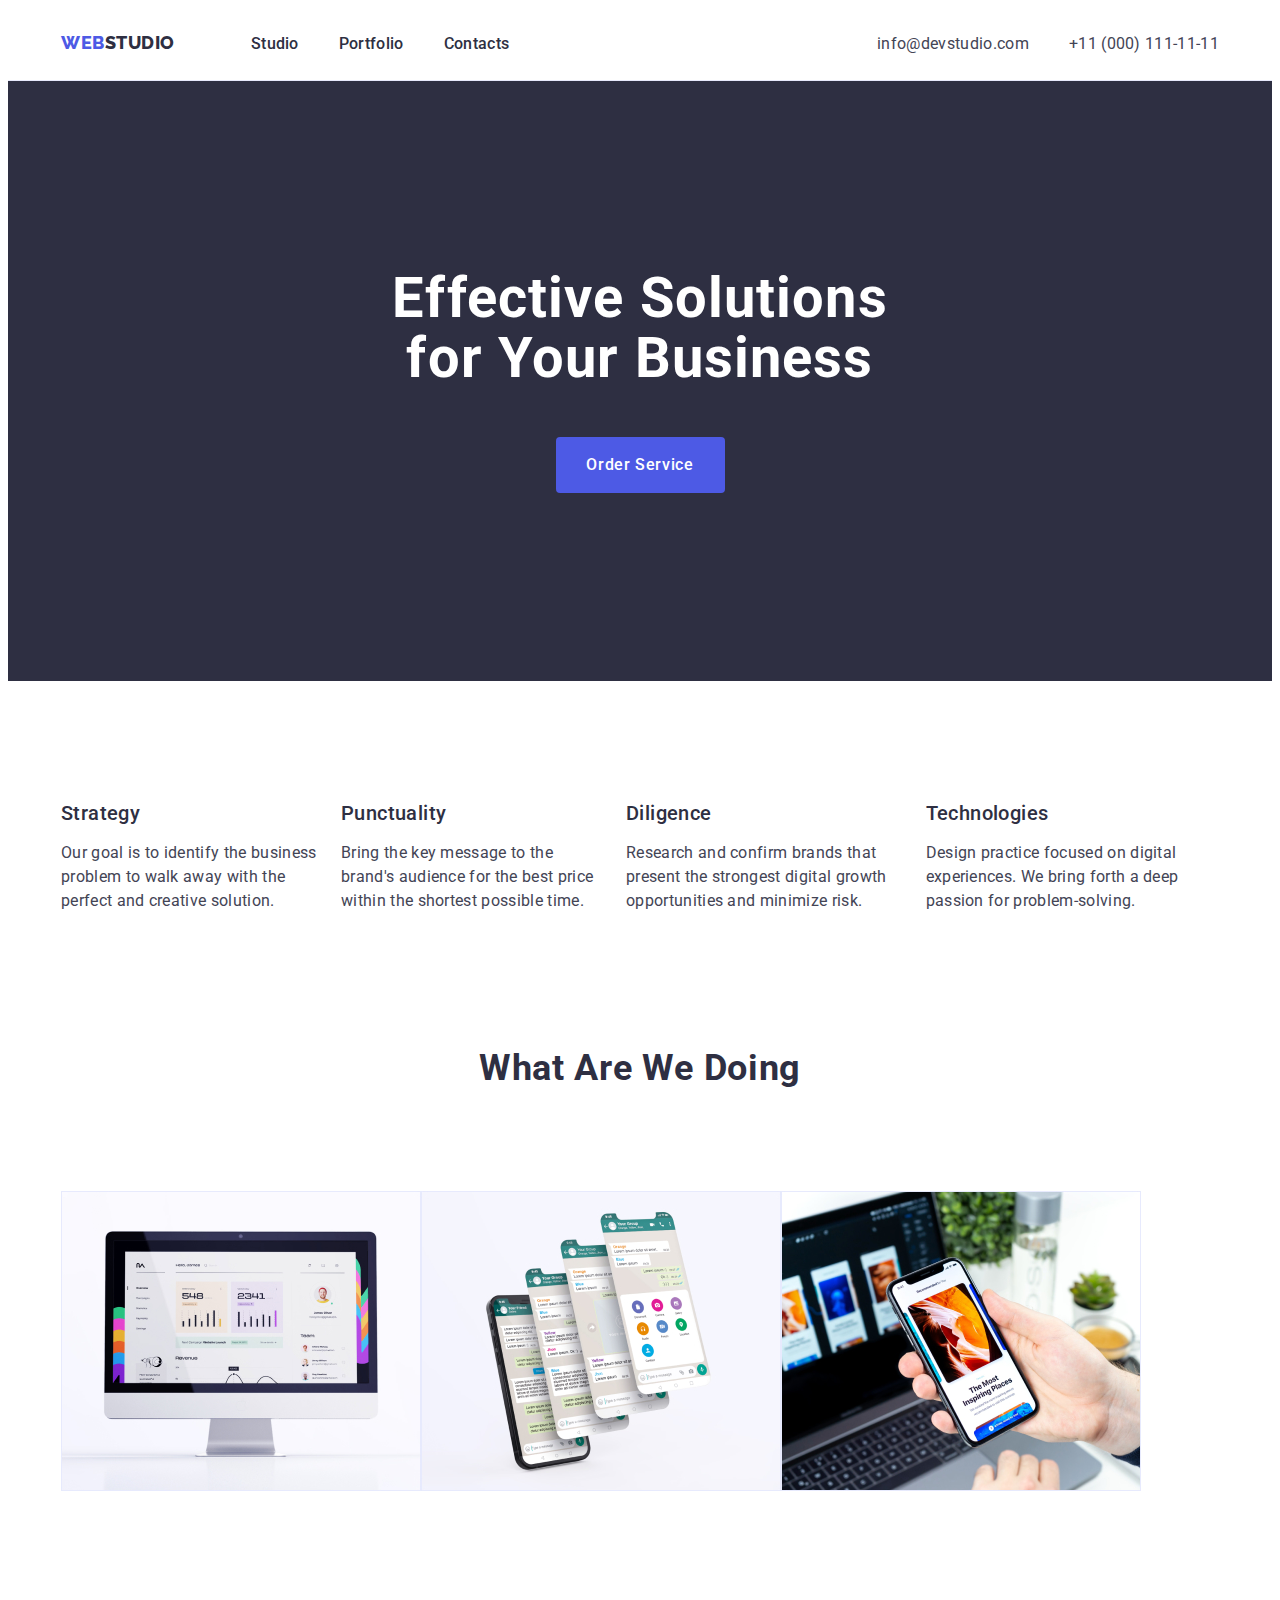
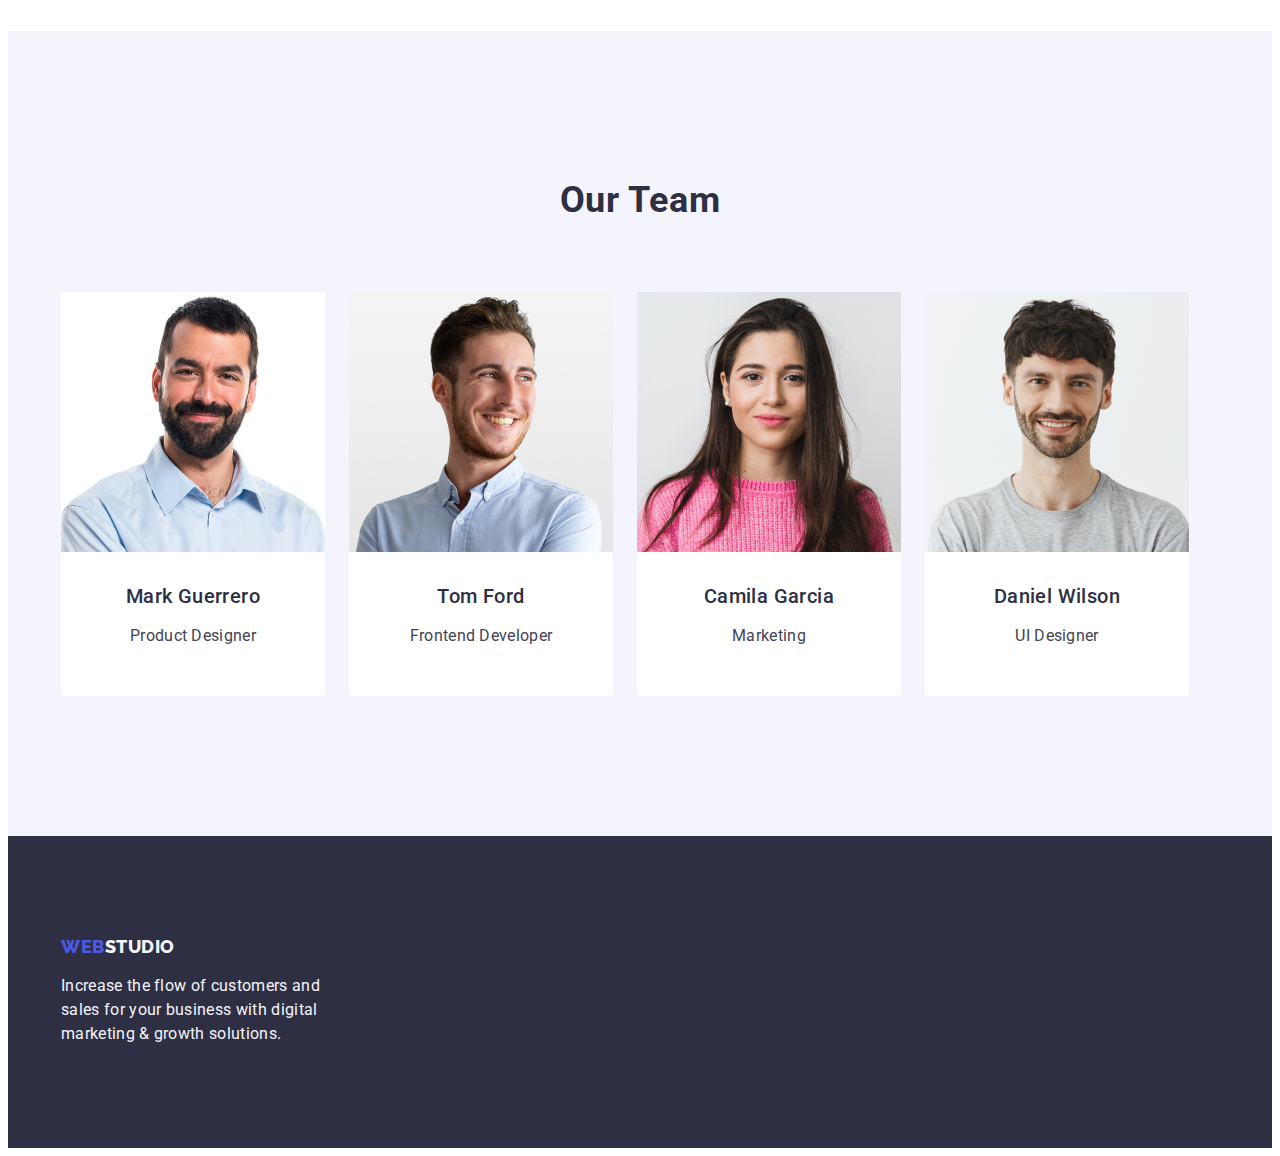
<file: index.html>
<!DOCTYPE html>
<html lang="en">

<head>
  <meta charset="UTF-8">

  <link rel="preconnect" href="https://fonts.googleapis.com">
  <link rel="preconnect" href="https://fonts.gstatic.com" crossorigin>
  <link href="https://fonts.googleapis.com/css2?family=Raleway:wght@700&family=Roboto:wght@400;500;700;900&display=swap"
    rel="stylesheet">
  <title lang="en">Home Work</title>
  <!-- Normalize -->
  <link rel="stylesheet" href="https://cdnjs.cloudflare.com/ajax/libs/modern-normalize/1.1.0/modern-normalize.min.css"
    integrity="sha512-wpPYUAdjBVSE4KJnH1VR1HeZfpl1ub8YT/NKx4PuQ5NmX2tKuGu6U/JRp5y+Y8XG2tV+wKQpNHVUX03MfMFn9Q=="
    crossorigin="anonymous" referrerpolicy="no-referrer" />
  <!-- Custom styles -->
  <link rel="stylesheet" href="./css/styles.css" />


</head>
<body>
  <!-- header -->
  <header class="header">
    <div class="conteiner header-conteiner">
    <nav class="navigation">
      <a href="./index.html" class="header-logo link"
        >Web<span class="header-studio">Studio</span></a
      >
      <ul class="header-list list">
        <li class="header-item">
          <a href="./index.html" class="header-link link">Studio</a>
        </li>
        <li class="header-item">
          <a href="./portfolio.html" class="header-link link">Portfolio</a>
        </li>
        <li class="header-item"><a href="" class="header-link link">Contacts</a></li>
      </ul>
    </nav>
    <address class="address">
      <ul class="address-list list">
        <li class="address-links text">
          <a href="mailto:info@devstudio.com" class="address-item link"
            >info@devstudio.com</a
          >
        </li>
        <li class="address-links text">
          <a href="tel:+110001111111" class="address-item link"
            >+11 (000) 111-11-11</a
          >
        </li>
      </ul>
    </address>
  </div>
  </header>
  <!-- main -->
  <main class="main">
    <!-- hero -->
    <section class="hero">
      
      <div class="conteiner">
      <h1 class="hero-title">Effective Solutions for Your Business</h1>
      <button type="button" class="hero-button button">Order Service</button>
    </div>
    </section>
    <!-- description -->
    <section class="description">
      <div class="conteiner">
      <h2 hidden class="description-title">Functional</h2>
      <ul class="description-list list">
        <li class="description-item">
          <h3 class="example-title">Strategy</h3>
          <p class="text">
            Our goal is to identify the business problem to walk away with the
            perfect and creative solution.
          </p>
        </li>
        <li class="description-item">
          <h3 class="example-title">Punctuality</h3>
          <p class="text">
            Bring the key message to the brand's audience for the best price
            within the shortest possible time.
          </p>
        </li>
        <li class="description-item">
          <h3 class="example-title">Diligence</h3>
          <p class="text">
            Research and confirm brands that present the strongest digital
            growth opportunities and minimize risk.
          </p>
        </li>
        <li class="description-item">
          <h3 class="example-title">Technologies</h3>
          <p class="text">
            Design practice focused on digital experiences. We bring forth a
            deep passion for problem-solving.
          </p>
        </li>
      </ul>
    </div>
    </section>
    <!-- what-are-we-doing -->
    <section class="works">
      <div class="conteiner">
      <h2 class="title-work">What are we doing</h2>
      <ul class="works-list list">
        <li class="example-works">
          <img class="works-img" src="img/img 1.jpg" alt="example" width="360" />
        </li>
        <li class="example-works">
          <img class="works-img" src="img/img 2.jpg" alt="example2" width="360" />
        </li>
        <li class="example-works">
          <img class="works-img" src="img/img 3.jpg" alt="example3" width="360" />
        </li>
      </ul>
    </div>
    </section>
    <!-- team -->
    <section class="team">
      <div class="conteiner">
      <h2 class="team-title title">Our Team</h2>
      <ul class="team-list list">
        <li class="team-item">
          <img src="img/img-6-2.jpg" alt="teamate1" width="264" class="team-img" />
        <div class="team-box"> <h3 class="name-title">Mark Guerrero</h3>
          <p class="text">Product Designer</p></div>
        </li>
        <li class="team-item">
          <img src="img/img-12.jpg" alt="teamate2" width="264" class="team-img" />
          <div class="team-box"><h3 class="name-title">Tom Ford</h3>
          <p class="text">Frontend Developer</p></div>
        </li>
        <li class="team-item">
          <img src="img/img-4-2.jpg" alt="teamate3" width="264" class="team-img" />
          <div class="team-box"><h3 class="name-title">Camila Garcia</h3>
          <p class="text">Marketing</p></div>
        </li>
        <li class="team-item">
          <img src="img/img-5-2.jpg" alt="teamate4" width="264" class="team-img" />
          <div class="team-box">
            <h3 class="name-title">Daniel Wilson</h3>
          <p class="text">UI Designer</p></div>
        </li>
      </ul>
    </div>
    </section>
  </main>
  <!-- foooter -->
  <footer class="footer">
    <div class="footer-box conteiner">
    <a href="./index.html" class="footer-logo link"
      >Web<span class="footter-studio">Studio</span></a
    >
    <p class="footer-text">
      Increase the flow of customers and sales for your business with digital
      marketing & growth solutions.
    </p>
  </div>
  </footer>
</body>
</html>
</file>
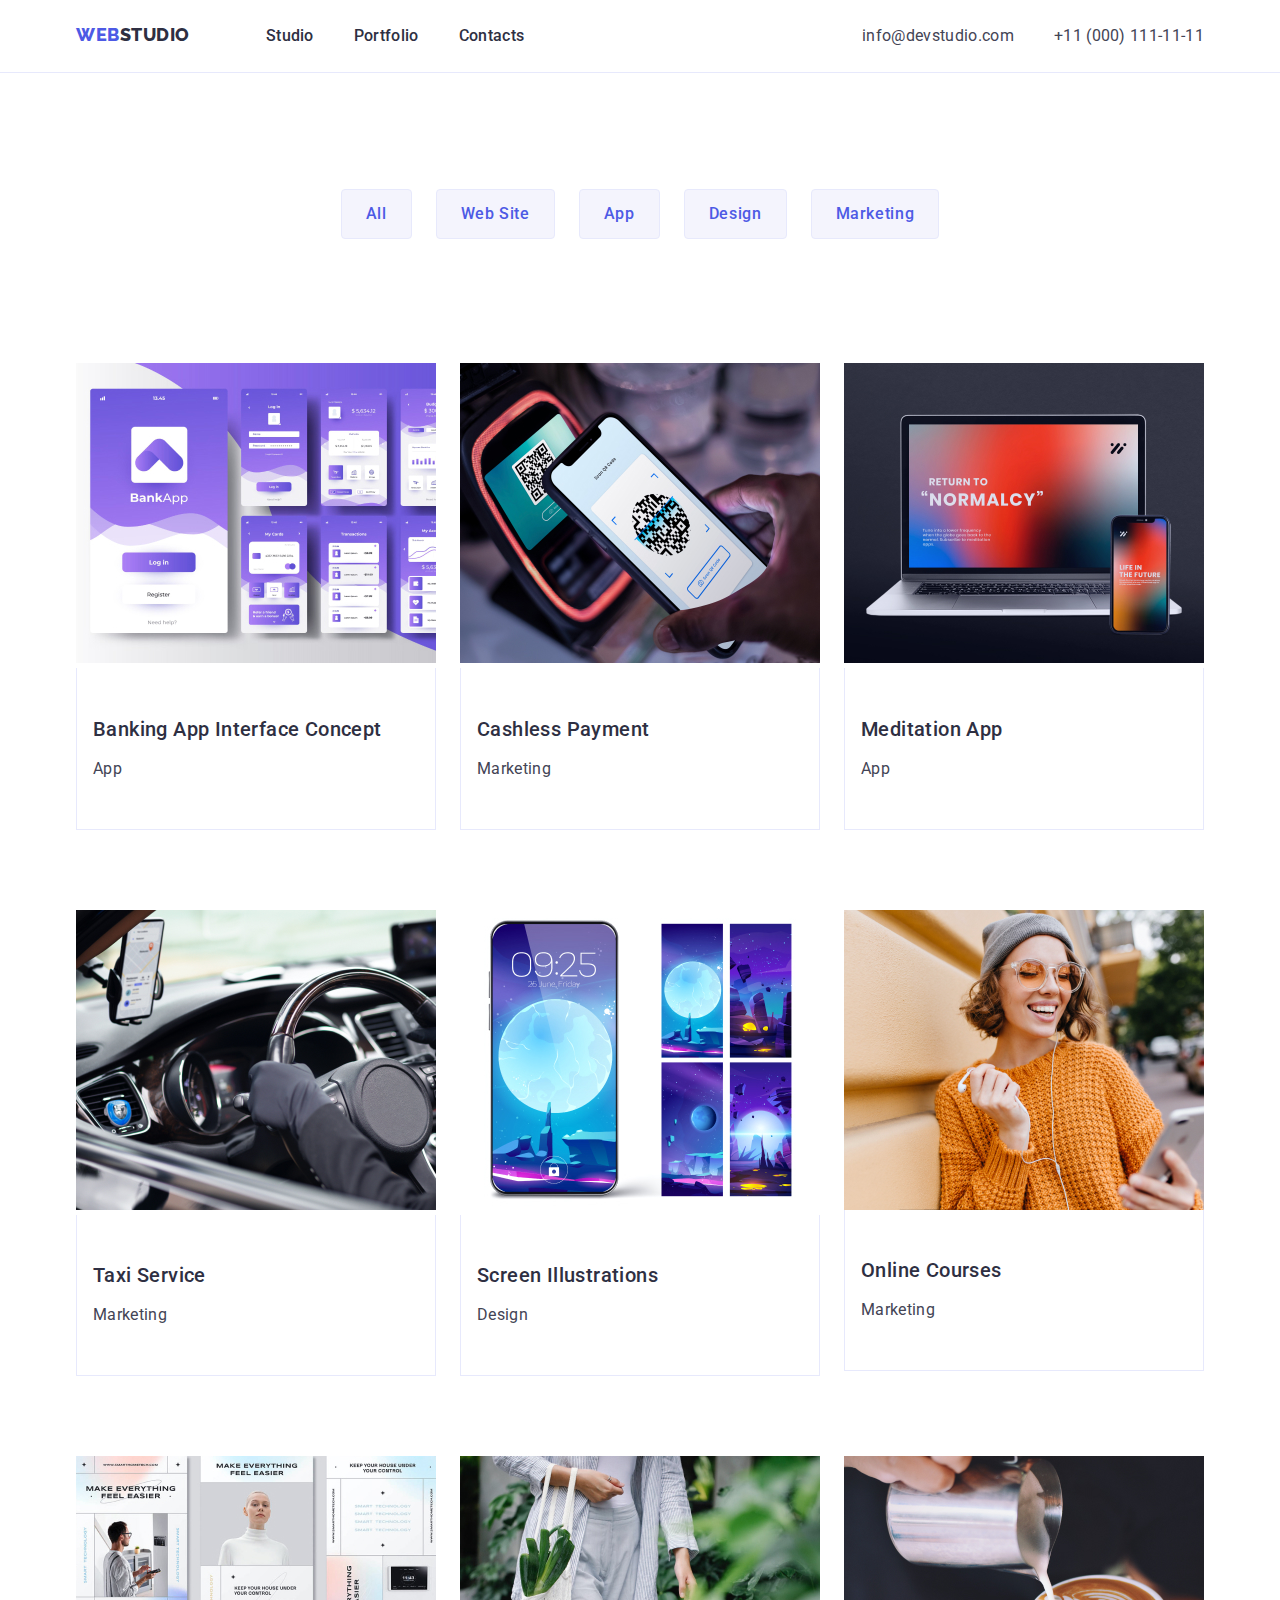
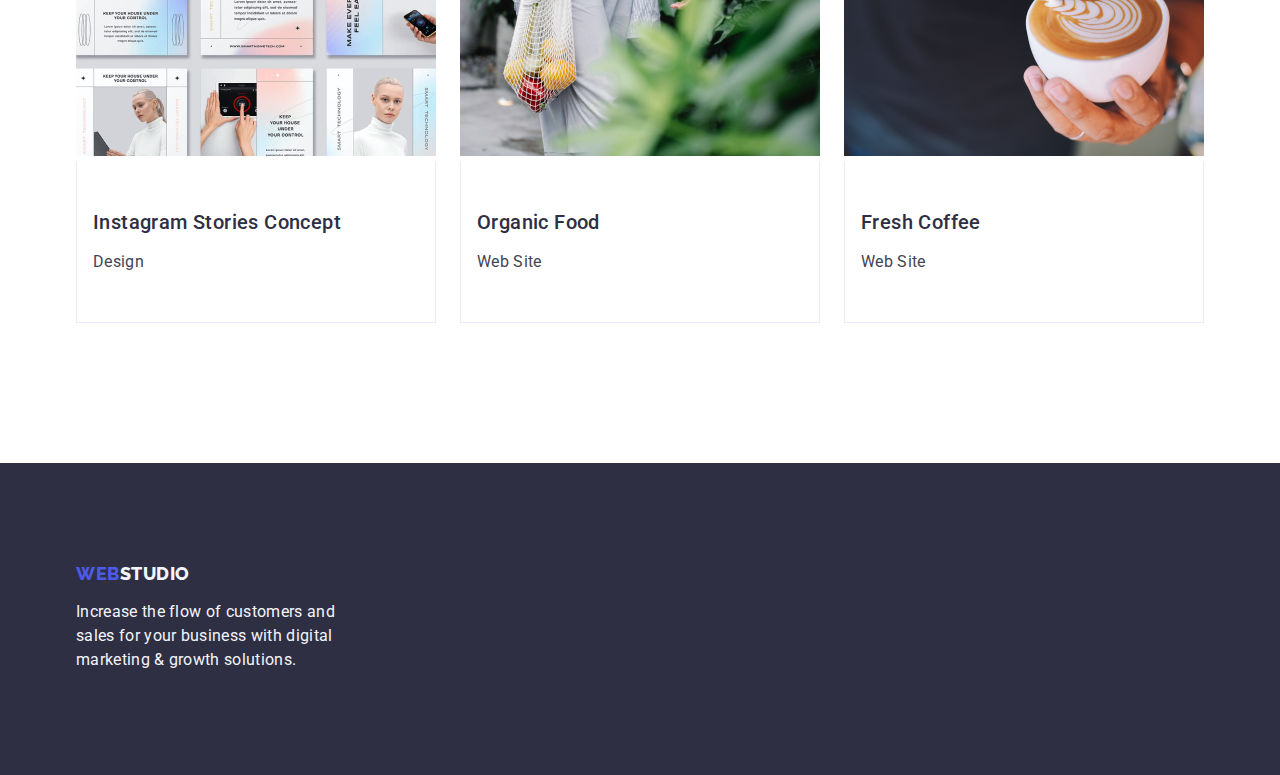
<file: portfolio.html>
<!DOCTYPE html>
<html lang="en">

<head>
  <meta charset="UTF-8">

  <link rel="preconnect" href="https://fonts.googleapis.com">
  <link rel="preconnect" href="https://fonts.gstatic.com" crossorigin>
  <link href="https://fonts.googleapis.com/css2?family=Raleway:wght@700&family=Roboto:wght@400;500;700;900&display=swap"
    rel="stylesheet">
  <link rel="stylesheet" href="https://cdnjs.cloudflare.com/ajax/libs/modern-normalize/1.0.0/modern-normalize.min.css">
  <link rel="stylesheet" href="./css/styles.css" />
  <title lang="en">Home Work</title>
</head>
<body>
  <!-- header -->
  <header class="header">
    <div class="conteiner header-conteiner">
    <nav class="navigation">
      <a href="./index.html" class="header-logo link"
        >Web<span class="header-studio">Studio</span></a
      >
      <ul class="header-list list">
        <li class="header-item">
          <a href="./index.html" class="header-link link">Studio</a>
        </li>
        <li class="header-item">
          <a href="./portfolio.html" class="header-link link">Portfolio</a>
        </li>
        <li class="header-item"><a href="" class="header-link link">Contacts</a></li>
      </ul>
    </nav>
    <address class="address">
      <ul class="address-list list">
        <li class="address-links text">
          <a href="mailto:info@devstudio.com" class="address-item link"
            >info@devstudio.com</a
          >
        </li>
        <li class="address-links text">
          <a href="tel:+110001111111" class="address-item link"
            >+11 (000) 111-11-11</a
          >
        </li>
      </ul>
    </address>
  </div>
  </header>
  <!-- main -->
  <main class="main">
    <!-- examples -->
    
    <section class="portfolio-main">
      <div class="conteiner">
        <h1 hidden>Example</h1>
        <ul class="bottom-list list">
          <li class="bottom-item"><button type="button" class="portfolio-button button">All</button></li>
          <li class="bottom-item"><button type="button" class="portfolio-button button">Web Site</button></li>
          <li class="bottom-item"><button type="button" class="portfolio-button button">App</button></li>
          <li class="bottom-item"><button type="button" class="portfolio-button button">Design</button></li>
          <li class="bottom-item"><button type="button"  class="portfolio-button button">Marketing</button></li>
        </ul>
        <ul class="aps-list list">

          <li class="aps-item">
            <a href="" class="link"><img class="appsimg" src="img.2/img-7.jpg" alt="banck app" width="360">
              <div class="apps-box"><h2 class="aps-title">Banking App Interface Concept</h2>
              <p class="text">App</p>
            </a>
          </div>
        </li>
            <li class="aps-item">
              <a href="" class="link"><img class="appsimg" src="img.2/img-8.jpg" alt="cashless payment"
                width="360">
                <div class="apps-box"><h2 class="aps-title">Cashless Payment</h2>
                <p class="text">Marketing</p></a></div>
              </li>
              <li class="aps-item">
                <a href="" class="link"><img class="appsimg" src="img.2/img-13.jpg" alt="meditation app" width="360">
                  <div class="apps-box"><h2 class="aps-title">Meditation App</h2>
                  <p class="text">App</p></a></div>
                </li>
                <li class="aps-item">
          <a href="" class="link"><img class="appsimg" src="img.2/img-9.jpg" alt="taxi service" width="360">
          <div class="apps-box"><h2 class="aps-title">Taxi Service</h2>
          <p class="text">Marketing</p></a></div>
        </li>
        <li class="aps-item">
          <a href="" class="link"><img class="appsimg" src="img.2/img-14.jpg" alt="screen
            illustrations" width="360">
            <div class="apps-box"><h2 class="aps-title">Screen Illustrations</h2>
            <p class="text">Design</p></a></div>
          </li>
          <li class="aps-item">
            <a href="" class="link"><img class="aps-img" src="img.2/img-15.jpg" alt="online courses" width="360">
              <div class="apps-box"><h2 class="aps-title">Online Courses</h2>
              <p class="text">Marketing</p></a></div>
            </li>
            <li class="aps-item">
              <a href="" class="link"><img class="appsimg" src="img.2/img-10.jpg" alt="instagram
                stories concept" width="360">
                <div class="apps-box"><h2 class="aps-title">Instagram Stories Concept</h2>
                <p class="text">Design</p></a></div>
        </li>
        <li class="aps-item">
          <a href="" class="link"><img class="appsimg" src="img.2/img-16.jpg" alt="organic food" width="360">
            <div class="apps-box"><h2 class="aps-title">Organic Food</h2>
            <p class="text">Web Site</p></a></div>
          </li>
          <li class="aps-item">
            <a href="" class="link"><img class="appsimg" src="img.2/img-11.jpg" alt="fresh coffee" width="360">
              <div class="apps-box"><h2 class="aps-title">Fresh Coffee</h2>
              <p class="text">Web Site</p></a></div>
            </li>
          </ul>
        </div>
        </section>
      </main>
      <!-- foooter -->
      <footer class="footer">
        <div class="conteiner">
          <div class="footer-box ">
        <a href="./index.html" class="footer-logo link"
          >Web<span class="footter-studio">Studio</span></a
        >
        <p class="footer-text">
          Increase the flow of customers and sales for your business with digital
          marketing & growth solutions.
        </p>
      </div>
      </footer>
    </body>
  </html>
</file>
<file: css/styles.css>
html {
  box-sizing: border-box;
}


:root {
  --regular-color: #434455;
  --second-color: #2e2f42;
  --hero-color: #ffffff;
  --footer-color: #f4f4fd;
  --button-color: #4d5ae5;
}
.conteiner {
  max-width: 1158px;
  padding-left: 15px;
  padding-right: 15px;
  margin: 0 auto;
}
body {
  color: var(--regular-color);
  font-family: Roboto, sans-serif;
  font-style: normal;
  font-weight: 500;
  font-size: 20px;
  line-height: 1, 2;
  letter-spacing: 0.02em;
}
.title {
  color: var(--second-color);
}
.list {
  list-style: none;
}
.link {
  text-decoration: none;
  font-style: normal;
}
.link:hover {
  color: #404bbf;
}
.link:focus {
  color: #404bbf;
}
.button {
  cursor: pointer;
  border: 1px solid transparent;
}
/* logo */
.header-studio {
  color: var(--second-color);
}
.footter-studio {
  color: var(--footer-color);
}

.header-logo {
  margin-right: 76px;
  padding-top: 24px;
  padding-bottom: 24px;
  font-family: Raleway, sans-serif;
  font-weight: 800;
  font-size: 18px;
  line-height: 1.17;
  letter-spacing: 0.03em;
  color: var(--button-color);
  text-transform: uppercase;
}
.footer-logo {
  margin-bottom: 16px;
  display: block;

  font-family: Raleway, sans-serif;
  font-weight: 800;
  font-size: 18px;
  line-height: 1.17;
  letter-spacing: 0.03em;
  color: var(--button-color);
  text-transform: uppercase;
}

/* header */
.header {
  border-bottom: 1px solid #e7e9fc;
}
.header-conteiner {
  justify-content: space-between;
}
.header-list {
  display: flex;
  padding: 0;
  margin: 0;
  font-size: 16px;
  line-height: 1.5;
}
.navigation {
  display: flex;
}
.header-conteiner {
  display: flex;
}
.header-link {
  color: var(--second-color);
  display: inline-block;
  padding-top: 24px;
  padding-bottom: 24px;
}
.header-item:not(:last-child) {
  margin-right: 40px;
}
.header-item {
  display: block;
  letter-spacing: 0.02em;
}

/* address */
.address {
  letter-spacing: 0.02em;
  font-style: normal;
}
.address-links {
  padding-top: 24px;
  padding-bottom: 24px;
}
.address-links:not(:last-child) {
  margin-right: 40px;
}
.address-item {
  color: var(--regular-color);
  letter-spacing: 0.02em;
}
.address-list {
  display: flex;
  justify-self: flex-end;
  margin-top: 0;
  margin-bottom: 0;
  letter-spacing: 0.02em;
  color: var(--regular-color);
}
.addres-list :hover {
  color: #404bbf;
}
.address-list :focus {
  color: #404bbf;
}
/* main */

/* hero */
.hero {
  padding-top: 188px;
  padding-bottom: 188px;
  text-align: center;

  background-color: #2e2f42;
}

.hero-title {
  width: 496px;
  margin-left: auto;
  margin-right: auto;
  margin-top: 0;
  margin-bottom: 48px;
  color: var(--hero-color);
  font-weight: 700;
  font-size: 56px;
  line-height: 1.07;
  text-align: center;
  letter-spacing: 0.02em;
}
.hero-button {
  border: 0;
  border-radius: 4px;
  min-width: 169px;
  height: 56px;
  text-align: center;
  padding: 15px;

  background: #4d5ae5;
  letter-spacing: 0.04em;
  font-family: Roboto, sans-serif;
  font-weight: 500;
  font-size: 16px;
  color: #ffffff;
  line-height: 1.5;
}
.hero-button:focus {
  color: #404bbf;
}
.hero-button:hover {
  color: #404bbf;
}
/* description */
.description {
  padding-top: 120px;
  padding-bottom: 120px;
}
.description-list {
  width: 1128px;

  display: flex;
  padding: 0px;
  margin-top: 0;
  margin-bottom: 0;
}
.description-title {
  font-weight: 500;
  font-size: 20px;
  line-height: 1.2;
  letter-spacing: 0.02em;
  color: var(--second-color);
}
.description-item {
  width: calc((100%-72) / 4);
}
.description-item:not(:last-child) {
  margin-right: 24px;
}
.example-title {
  margin-top: 0;
  margin-bottom: 8px;

  font-weight: 500;
  font-size: 20px;
  line-height: 1.2;
  letter-spacing: 0.02em;
  color: var(--second-color);
}
/* works */
.works {
  padding-bottom: 120px;
}
.title-work {
  margin-top: 0;
  padding-bottom: 72px;
  text-align: center;

  font-weight: 700;
  font-size: 36px;
  line-height: 1.11;
  text-align: center;
  letter-spacing: 0.02em;
  text-transform: capitalize;
  color: var(--second-color);
}
.works-list {
  display: flex;
  padding: 0;
}
.works-img {
  display: block;
  max-width: 100%;
  height: auto;
}
.example-works {
  width: calc((100%-48) / 3);
}
/* team */
.team-img {
  margin-top: 0;
  display: block;
  width: 100%;
  height: auto;
}
.team-list {
  display: flex;
  padding: 0;
}
.team-box {
  padding: 32px 16px;
}

.team-title {
  margin-bottom: 72px;

  font-weight: 700;
  font-size: 36px;
  line-height: 1.11;
  text-align: center;
  letter-spacing: 0.02em;
  text-transform: capitalize;
  color: var(--second-color);
}
.team {
  background-color: #f4f4fd;
  padding-top: 120px;
  padding-bottom: 120px;
}

.name-title {
  margin-top: 0;
  margin-bottom: 8px;

  font-weight: 500;
  font-size: 20px;
  line-height: 1.2;
  letter-spacing: 0.02em;
  color: var(--second-color);
}
.team-item {
  text-align: center;
  color: var(--regular-color);
  background-color: #ffffff;
}
.team-item:not(:last-child) {
  margin-right: 24px;
  border-radius: 0px 0px 4px 4px;
  width: 264px;
}
/* footer */
footer {
  padding: 120 0;
  height: 312px;
  background-color: var(--second-color);
}
.footer-text {
  margin-top: 0;
  margin-bottom: 0;
  width: 264px;

  color: var(--footer-color);
font-weight: 400;
  font-size: 16px;
  line-height: 1.5;
  letter-spacing: 0.02em;
}
.footer-box{
  left: 156px;
  padding-top: 100px;
}
/* portfolio */
.portfolio-main{
  padding-top: 96px;
  padding-bottom: 120px;
}
/* body */
.portfolio-body {
  color: var(--regular-color);
}
/* main */
.text {
  color: var(--regular-color);
  font-weight: 400;
  font-size: 16px;
  line-height: 1.5;
  letter-spacing: 0.02em;
}
.aps-title {
  margin-bottom: 8px;
  font-weight: 500;
  font-size: 20px;
  line-height: 1.2;
  letter-spacing: 0.02em;
  color: var(--second-color);
}
.bottom-list {
  display: flex;
  justify-content: center;
  padding: 0;
}
.bottom-item:not(:last-child) {
  margin-right: 24px;
}
.portfolio-button:not(:last-child) {
  margin-right: 24px;
}
.portfolio-button {
  padding-top: 12px;
  padding-bottom: 12px;
  padding-left: 24px;
  padding-right: 24px;
  border-radius: 4px;
  border: 1px solid #e7e9fc;

  color: var(--button-color);
  letter-spacing: 0.04em;
  font-size: 16px;
  background-color: var(--footer-color);
  line-height: 1.5;
  font-weight: 500;
  font-family: Roboto, sans-serif;
}
.portfolio-button:hover {
  color: #ffffff;
  background-color: #404bbf;
}
.portfolio-button:focus {
  color: #ffffff;
  background-color: #404bbf;
}
/* APPS */
.aps-list {
  display: flex;
  flex-wrap: wrap;
  padding-top: 72px;
  padding-left: 0;
  padding-right: 0;
  padding-bottom: 0;
}
.aps-img{
  display: block;
  width: 100%;
  height: auto;
}
.aps-item {
  padding: 32px, 0;
  width: calc((100%-48) / 3);
  padding-top:  32px;
  width: 360px;
}
.aps-item:nth-child(-n + 6) {
  margin-bottom: 48px;
}
.aps-item:not(:nth-child(3n)) {
  margin-right: 24px;
}
.apps-box {
  border-right: 1px solid #E7E9FC;
  border-left: 1px solid #E7E9FC;
  border-bottom: 1px solid #E7E9FC;
  padding-bottom: 32px;
  padding-top: 32px;
  padding-left: 16px;
}
</file>
